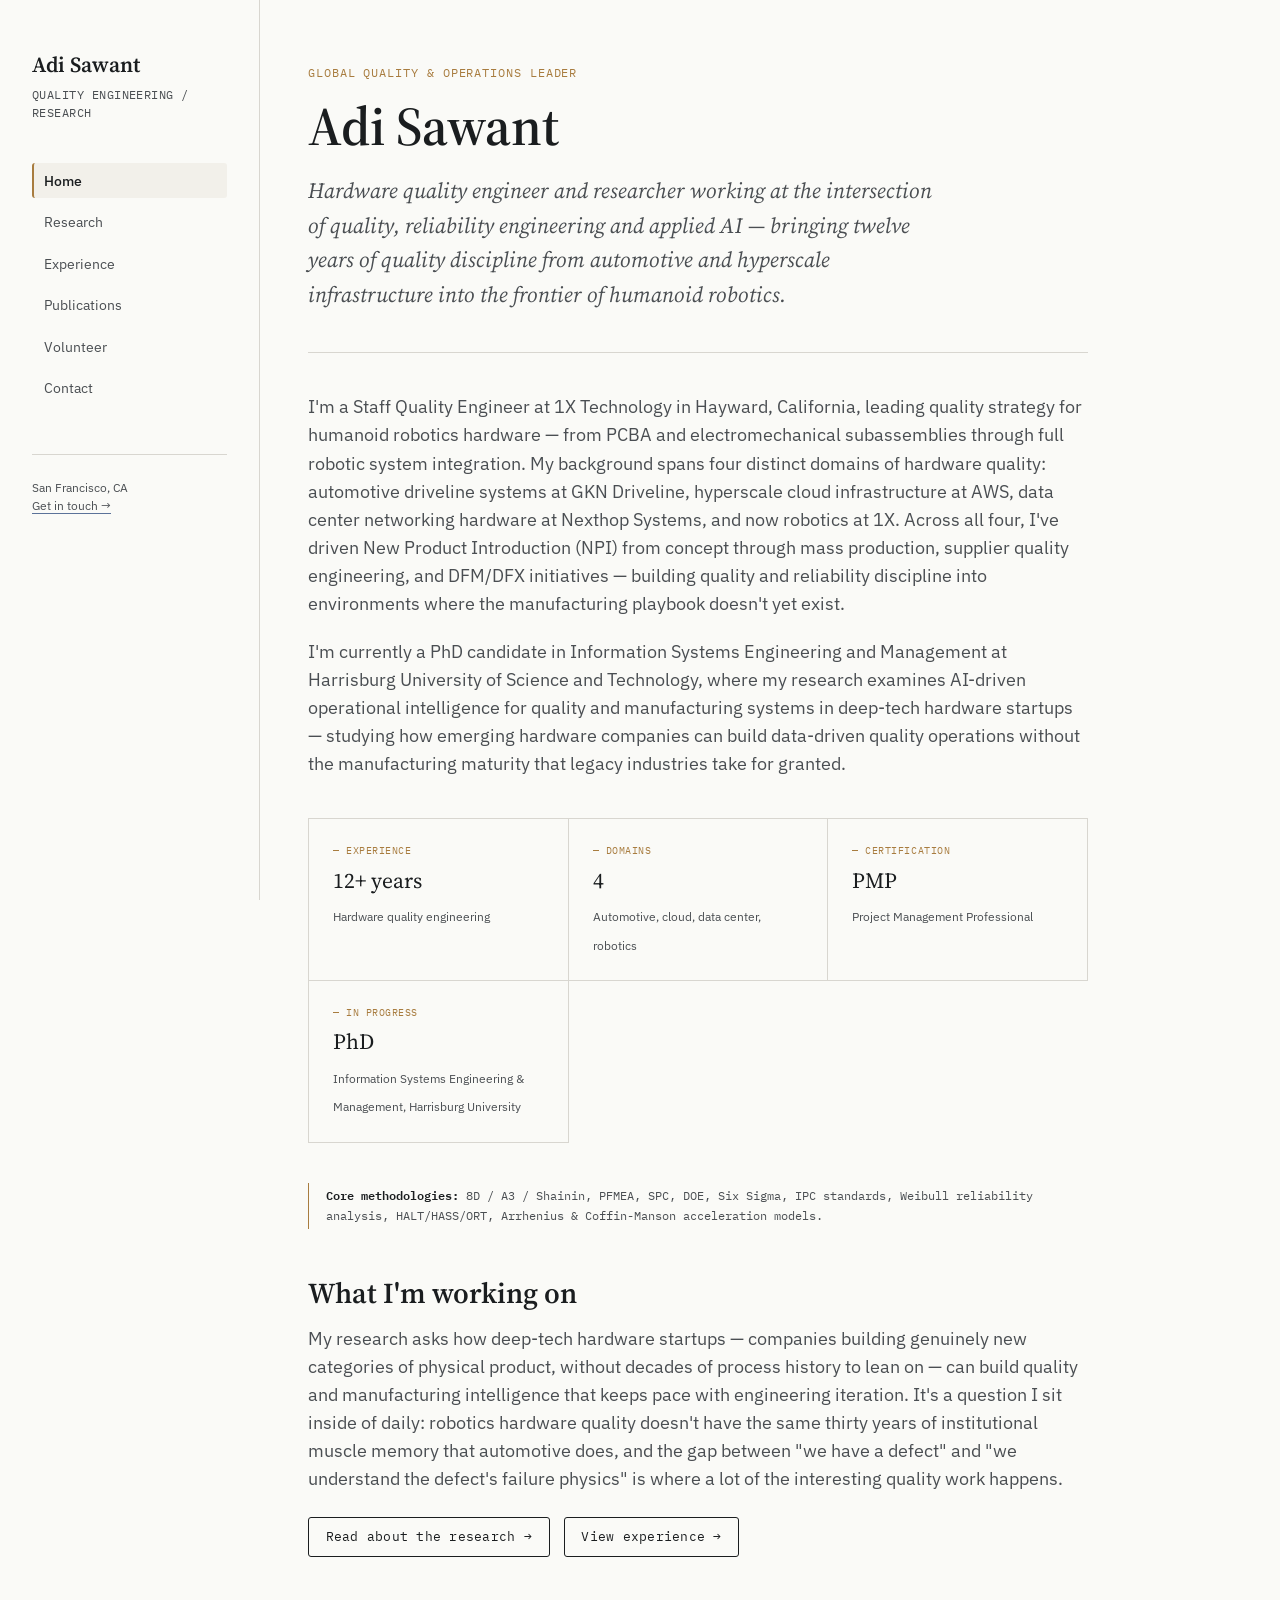
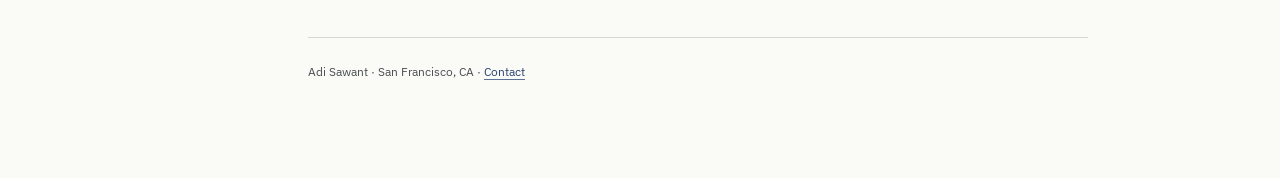
<file: index.html>
<!DOCTYPE html>
<html lang="en">
<head>
<meta charset="UTF-8">
<meta name="viewport" content="width=device-width, initial-scale=1.0">
<title>Adi Sawant — Quality Engineering &amp; Research</title>
<meta name="description" content="Adi Sawant — Global Quality &amp; Operations Leader and researcher working on AI-driven operational intelligence for quality and manufacturing systems in deep-tech hardware.">
<link rel="preconnect" href="https://fonts.googleapis.com">
<link href="https://fonts.googleapis.com/css2?family=Source+Serif+4:opsz,wght@8..60,400;8..60,600;8..60,700&family=IBM+Plex+Sans:wght@400;500;600&family=IBM+Plex+Mono:wght@400;500&display=swap" rel="stylesheet">
<link rel="stylesheet" href="styles.css">
</head>
<body>
<div class="layout">

  <nav class="nav-rail">
    <button class="nav-toggle" aria-expanded="false" aria-controls="nav-list" onclick="const l=document.getElementById('nav-list'); const open=l.classList.toggle('open'); this.setAttribute('aria-expanded', open);">☰ Menu</button>
    <div class="nav-brand">Adi Sawant</div>
    <span class="nav-tagline">Quality Engineering / Research</span>
    <ul class="nav-list" id="nav-list">
      <li><a href="index.html" class="active">Home</a></li>
      <li><a href="research.html">Research</a></li>
      <li><a href="experience.html">Experience</a></li>
      <li><a href="publications.html">Publications</a></li>
      <li><a href="volunteer.html">Volunteer</a></li>
      <li><a href="contact.html">Contact</a></li>
    </ul>
    <div class="nav-footer">
      San Francisco, CA<br>
      <a href="contact.html">Get in touch →</a>
    </div>
  </nav>

  <main>
    <div class="content">
      <span class="eyebrow">Global Quality &amp; Operations Leader</span>
      <h1 class="page-title">Adi Sawant</h1>
      <p class="lede">Hardware quality engineer and researcher working at the intersection of quality, reliability engineering and applied AI — bringing twelve years of quality discipline from automotive and hyperscale infrastructure into the frontier of humanoid robotics.</p>

      <hr class="rule">

      <p>I'm a Staff Quality Engineer at 1X Technology in Hayward, California, leading quality strategy for humanoid robotics hardware — from PCBA and electromechanical subassemblies through full robotic system integration. My background spans four distinct domains of hardware quality: automotive driveline systems at GKN Driveline, hyperscale cloud infrastructure at AWS, data center networking hardware at Nexthop Systems, and now robotics at 1X. Across all four, I've driven New Product Introduction (NPI) from concept through mass production, supplier quality engineering, and DFM/DFX initiatives — building quality and reliability discipline into environments where the manufacturing playbook doesn't yet exist.</p>

      <p>I'm currently a PhD candidate in Information Systems Engineering and Management at Harrisburg University of Science and Technology, where my research examines AI-driven operational intelligence for quality and manufacturing systems in deep-tech hardware startups — studying how emerging hardware companies can build data-driven quality operations without the manufacturing maturity that legacy industries take for granted.</p>

      <div class="credential-grid">
        <div class="credential">
          <span class="tick">— EXPERIENCE</span>
          <span class="value">12+ years</span>
          <span class="label">Hardware quality engineering</span>
        </div>
        <div class="credential">
          <span class="tick">— DOMAINS</span>
          <span class="value">4</span>
          <span class="label">Automotive, cloud, data center, robotics</span>
        </div>
        <div class="credential">
          <span class="tick">— CERTIFICATION</span>
          <span class="value">PMP</span>
          <span class="label">Project Management Professional</span>
        </div>
        <div class="credential">
          <span class="tick">— IN PROGRESS</span>
          <span class="value">PhD</span>
          <span class="label">Information Systems Engineering &amp; Management, Harrisburg University</span>
        </div>
      </div>

      <div class="spec-note">
        <strong>Core methodologies:</strong> 8D / A3 / Shainin, PFMEA, SPC, DOE, Six Sigma, IPC standards, Weibull reliability analysis, HALT/HASS/ORT, Arrhenius &amp; Coffin-Manson acceleration models.
      </div>

      <h2 class="section-title">What I'm working on</h2>
      <p>My research asks how deep-tech hardware startups — companies building genuinely new categories of physical product, without decades of process history to lean on — can build quality and manufacturing intelligence that keeps pace with engineering iteration. It's a question I sit inside of daily: robotics hardware quality doesn't have the same thirty years of institutional muscle memory that automotive does, and the gap between "we have a defect" and "we understand the defect's failure physics" is where a lot of the interesting quality work happens.</p>

      <div class="btn-row">
        <a href="research.html" class="btn">Read about the research →</a>
        <a href="experience.html" class="btn">View experience →</a>
      </div>

      <div class="page-footer">
        Adi Sawant · San Francisco, CA · <a href="contact.html">Contact</a>
      </div>
    </div>
  </main>

</div>
</body>
</html>
</file>
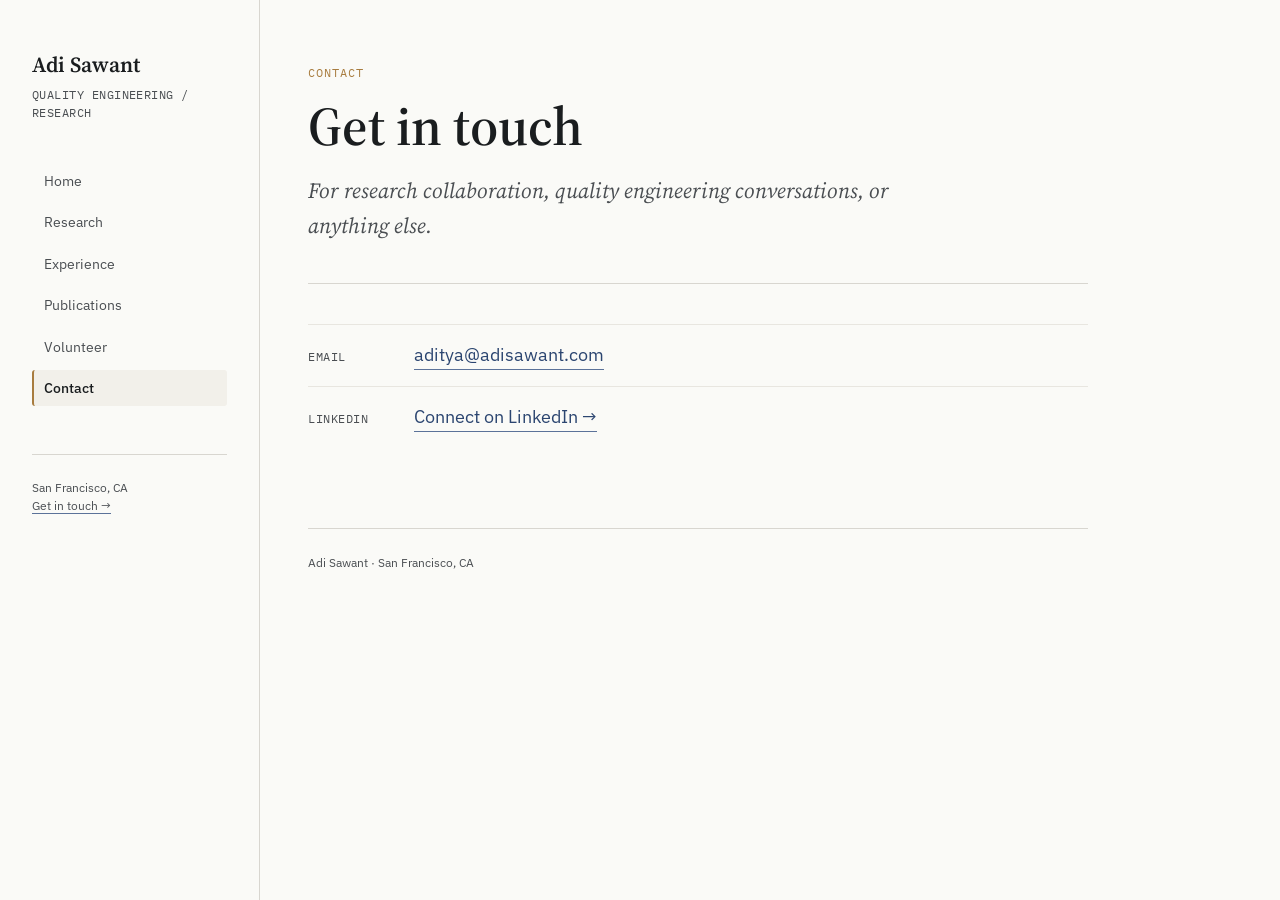
<file: contact.html>
<!DOCTYPE html>
<html lang="en">
<head>
<meta charset="UTF-8">
<meta name="viewport" content="width=device-width, initial-scale=1.0">
<title>Contact — Adi Sawant</title>
<meta name="description" content="Get in touch with Adi Sawant.">
<link rel="preconnect" href="https://fonts.googleapis.com">
<link href="https://fonts.googleapis.com/css2?family=Source+Serif+4:opsz,wght@8..60,400;8..60,600;8..60,700&family=IBM+Plex+Sans:wght@400;500;600&family=IBM+Plex+Mono:wght@400;500&display=swap" rel="stylesheet">
<link rel="stylesheet" href="styles.css">
</head>
<body>
<div class="layout">

  <nav class="nav-rail">
    <button class="nav-toggle" aria-expanded="false" aria-controls="nav-list" onclick="const l=document.getElementById('nav-list'); const open=l.classList.toggle('open'); this.setAttribute('aria-expanded', open);">☰ Menu</button>
    <div class="nav-brand">Adi Sawant</div>
    <span class="nav-tagline">Quality Engineering / Research</span>
    <ul class="nav-list" id="nav-list">
      <li><a href="index.html">Home</a></li>
      <li><a href="research.html">Research</a></li>
      <li><a href="experience.html">Experience</a></li>
      <li><a href="publications.html">Publications</a></li>
      <li><a href="volunteer.html">Volunteer</a></li>
      <li><a href="contact.html" class="active">Contact</a></li>
    </ul>
    <div class="nav-footer">
      San Francisco, CA<br>
      <a href="contact.html">Get in touch →</a>
    </div>
  </nav>

  <main>
    <div class="content">
      <span class="eyebrow">Contact</span>
      <h1 class="page-title">Get in touch</h1>
      <p class="lede">For research collaboration, quality engineering conversations, or anything else.</p>

      <hr class="rule">

      <ul class="contact-list">
        <li>
          <span class="contact-label">Email</span>
          <a href="mailto:aditya@adisawant.com">aditya@adisawant.com</a>
        </li>
        <li>
          <span class="contact-label">LinkedIn</span>
          <a href="https://www.linkedin.com/in/adityadsawant/" target="_blank" rel="noopener">Connect on LinkedIn →</a>
        </li>
      </ul>

      <div class="page-footer">
        Adi Sawant · San Francisco, CA
      </div>
    </div>
  </main>

</div>
</body>
</html>
</file>
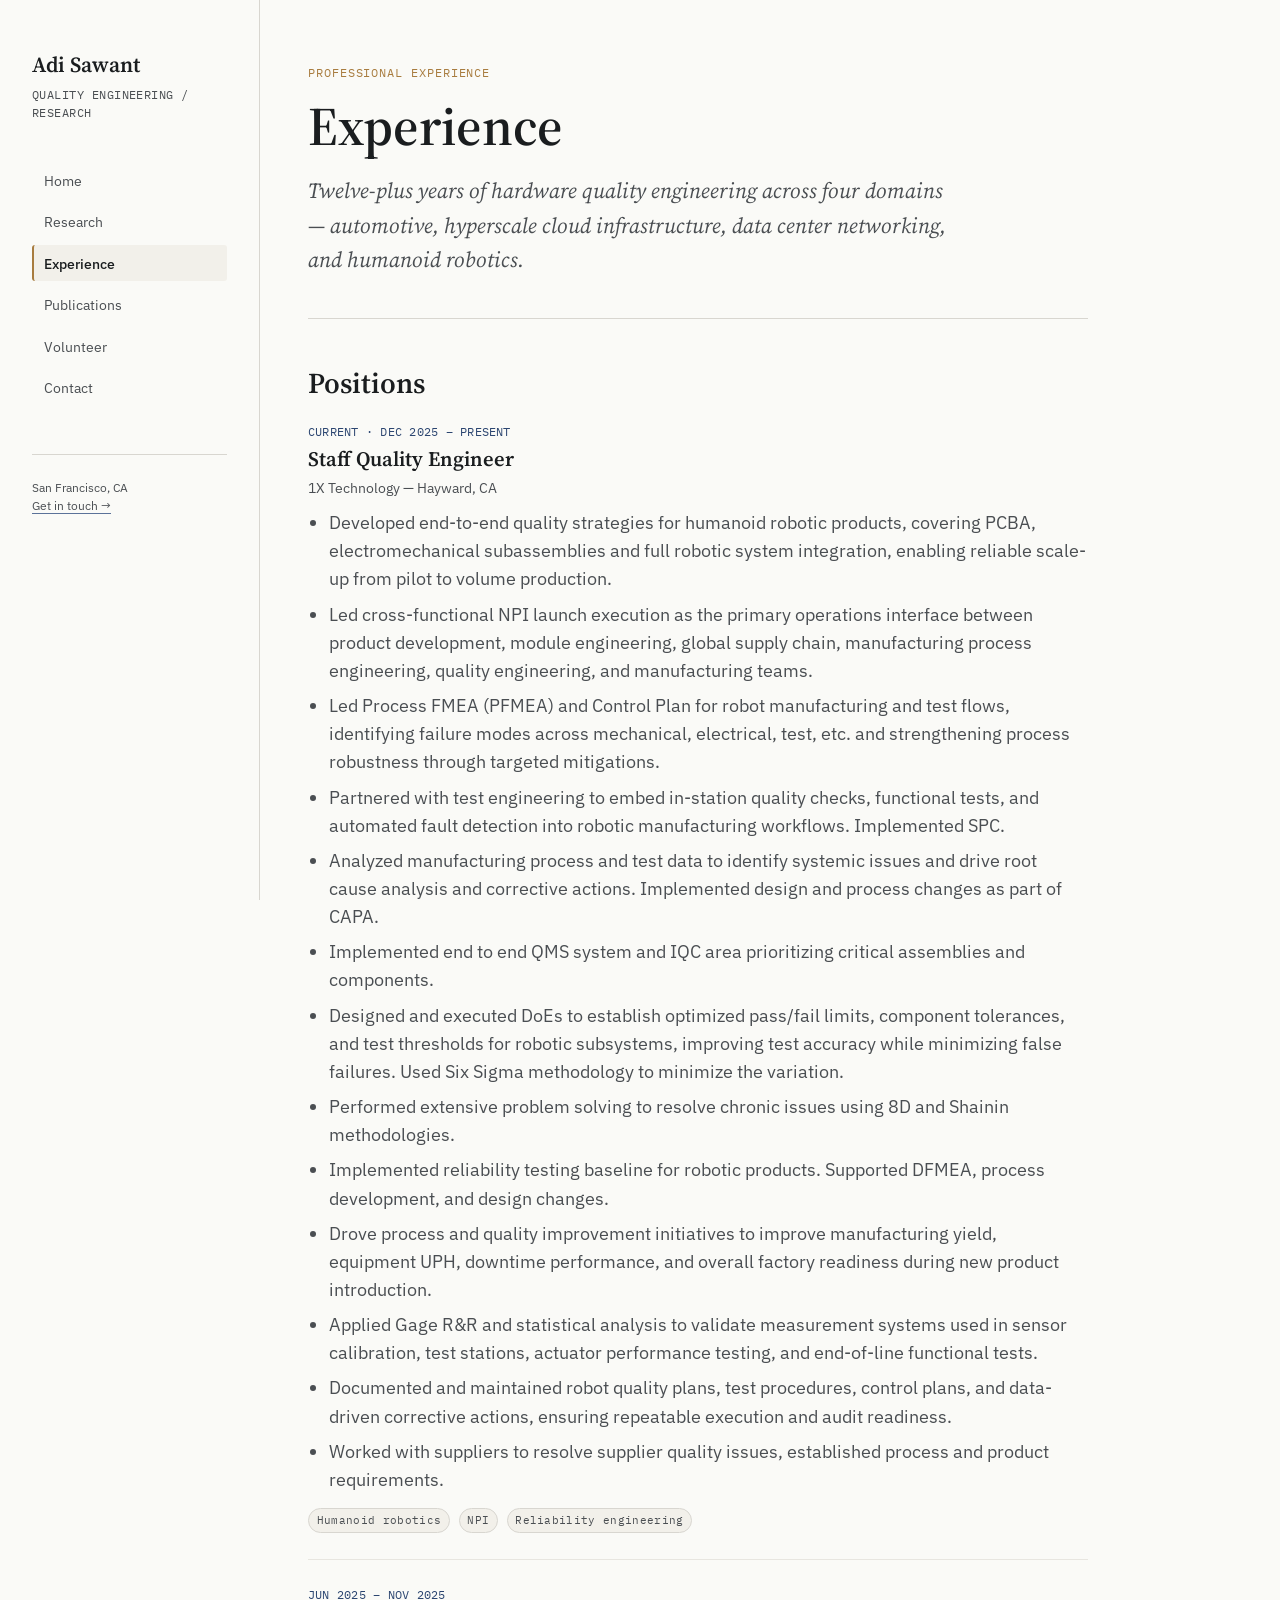
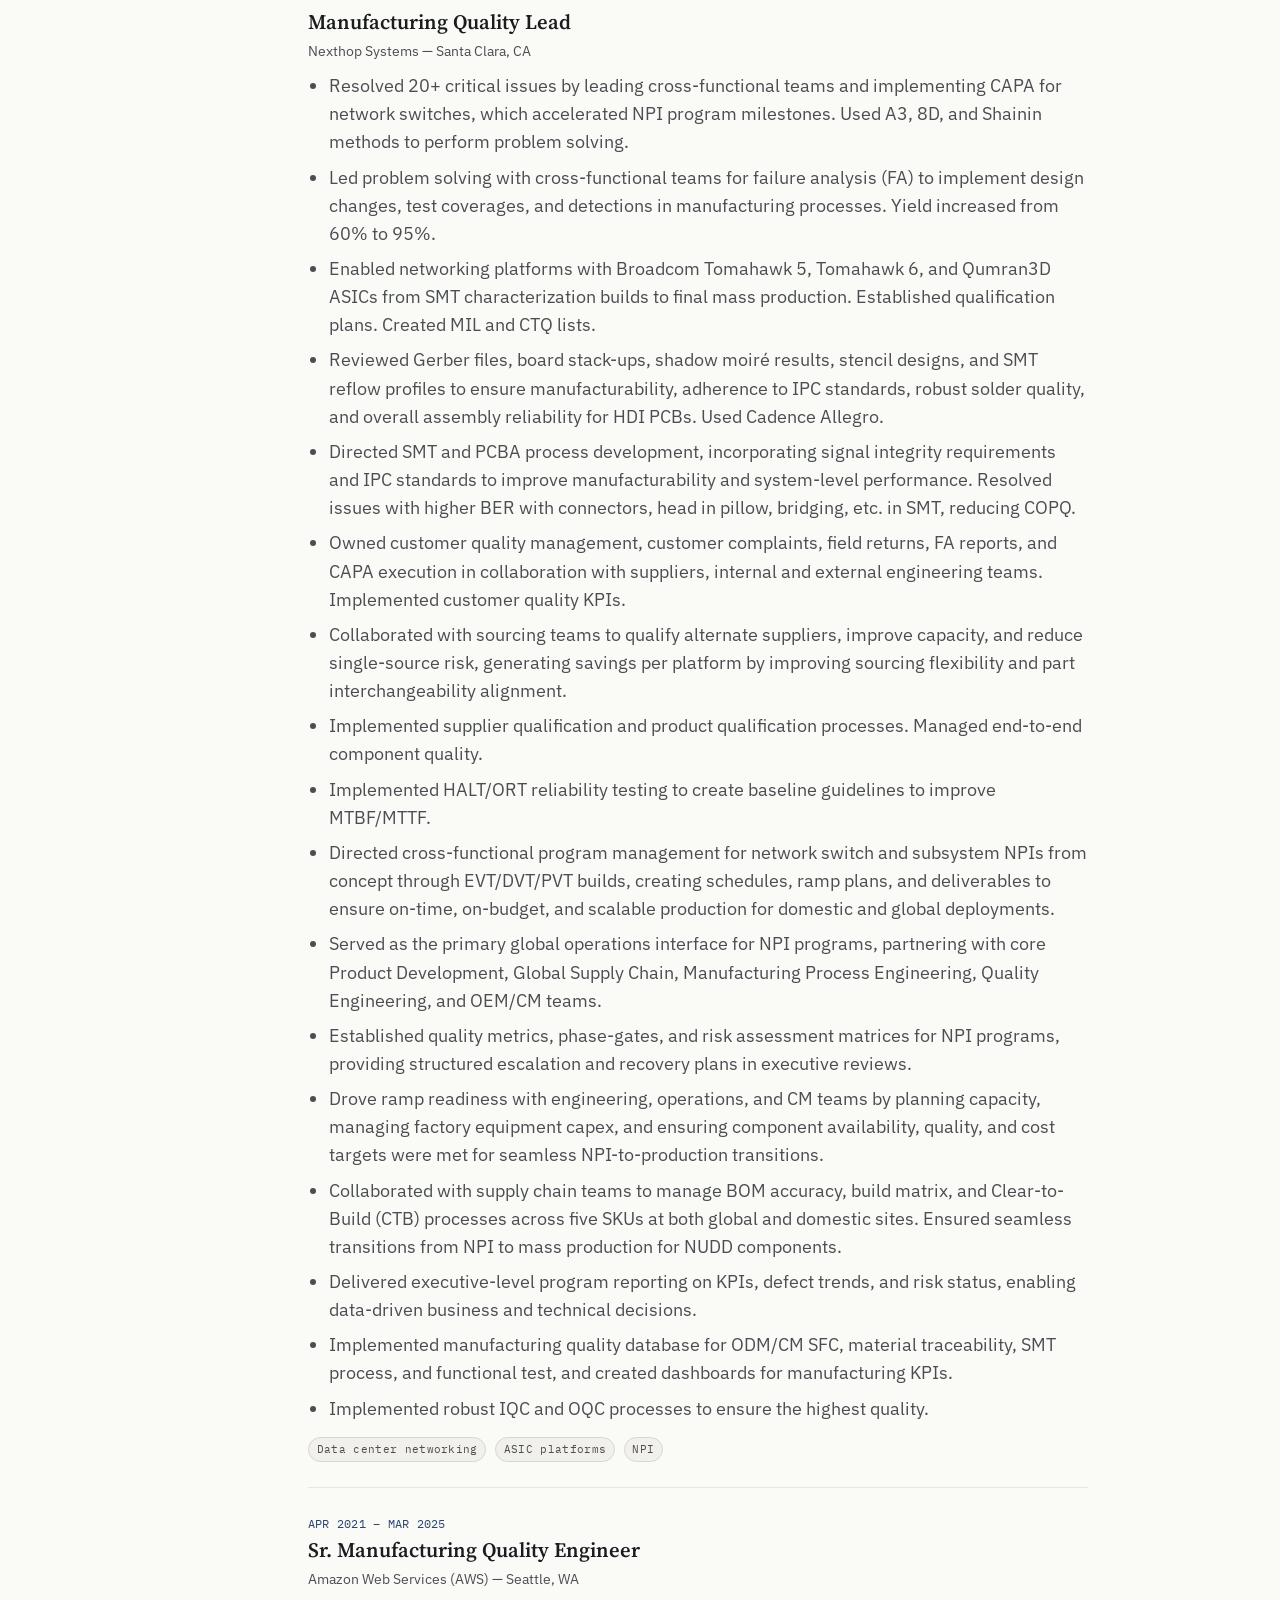
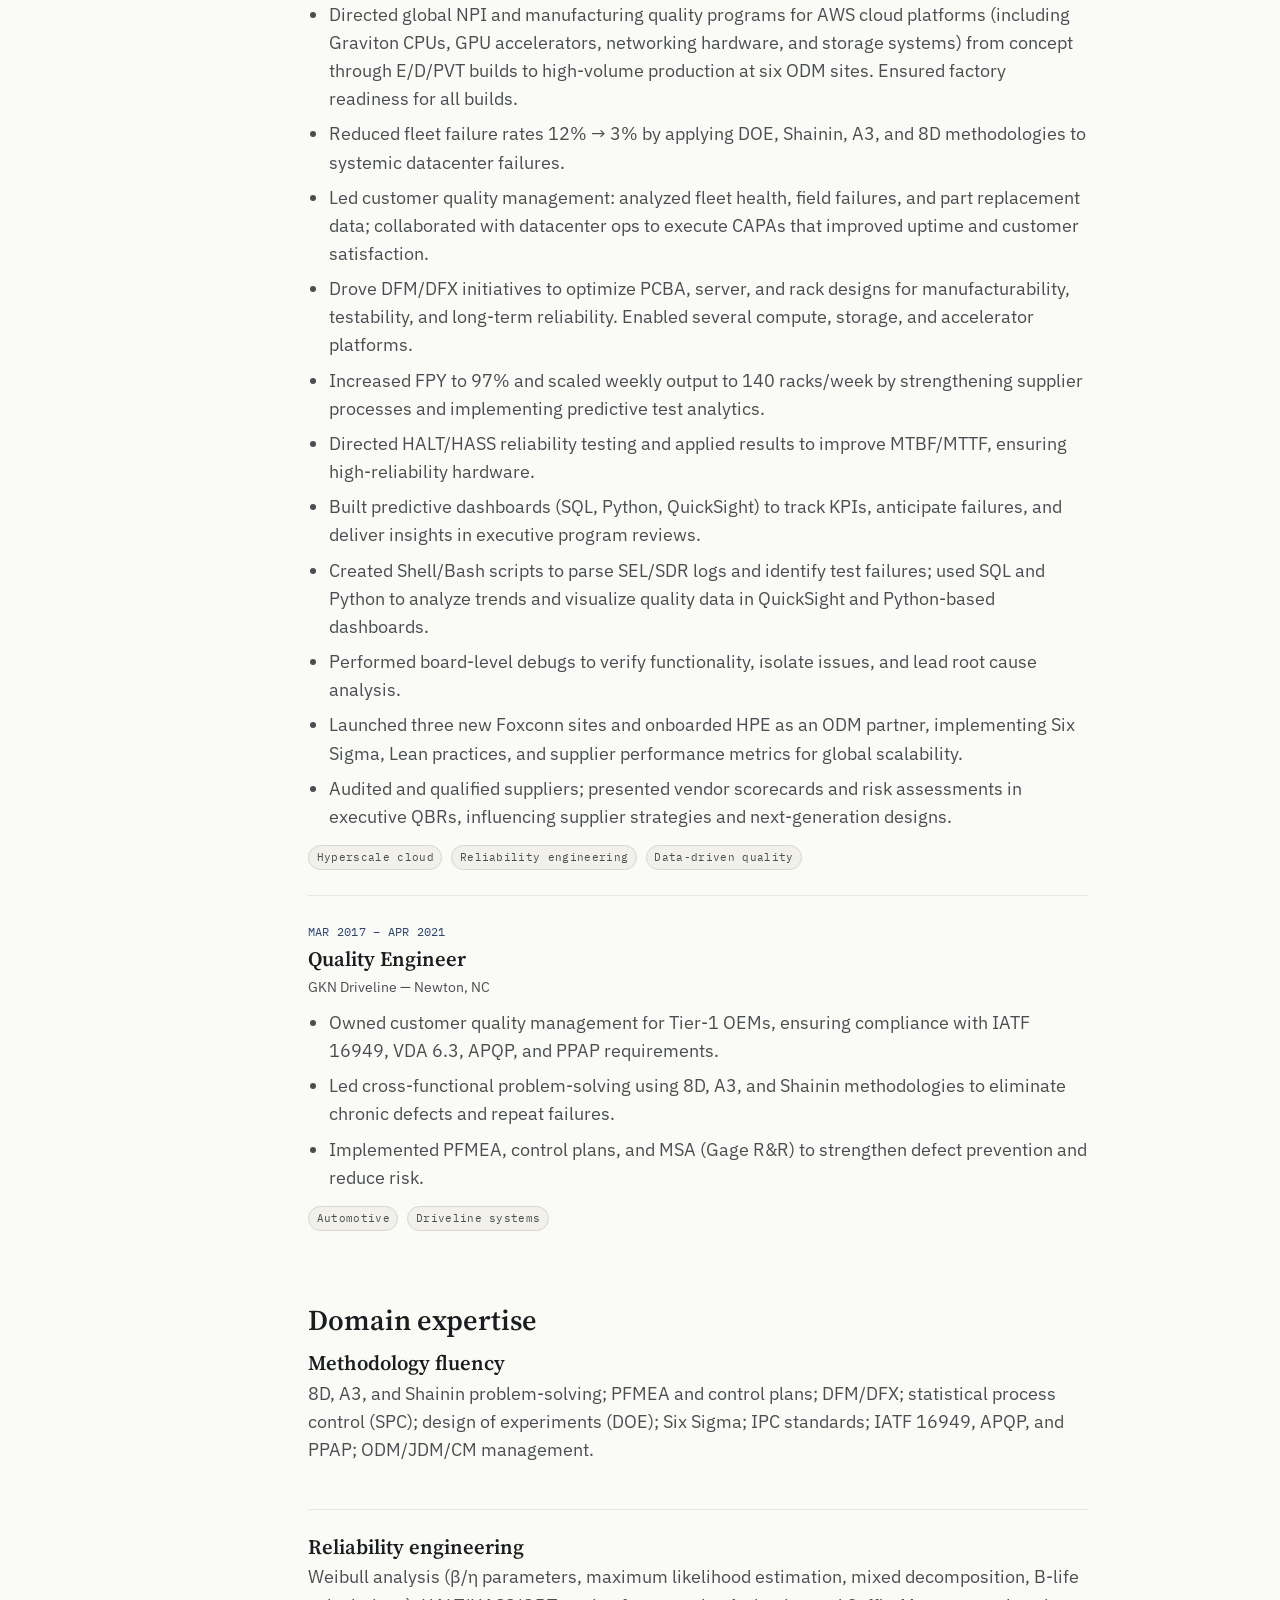
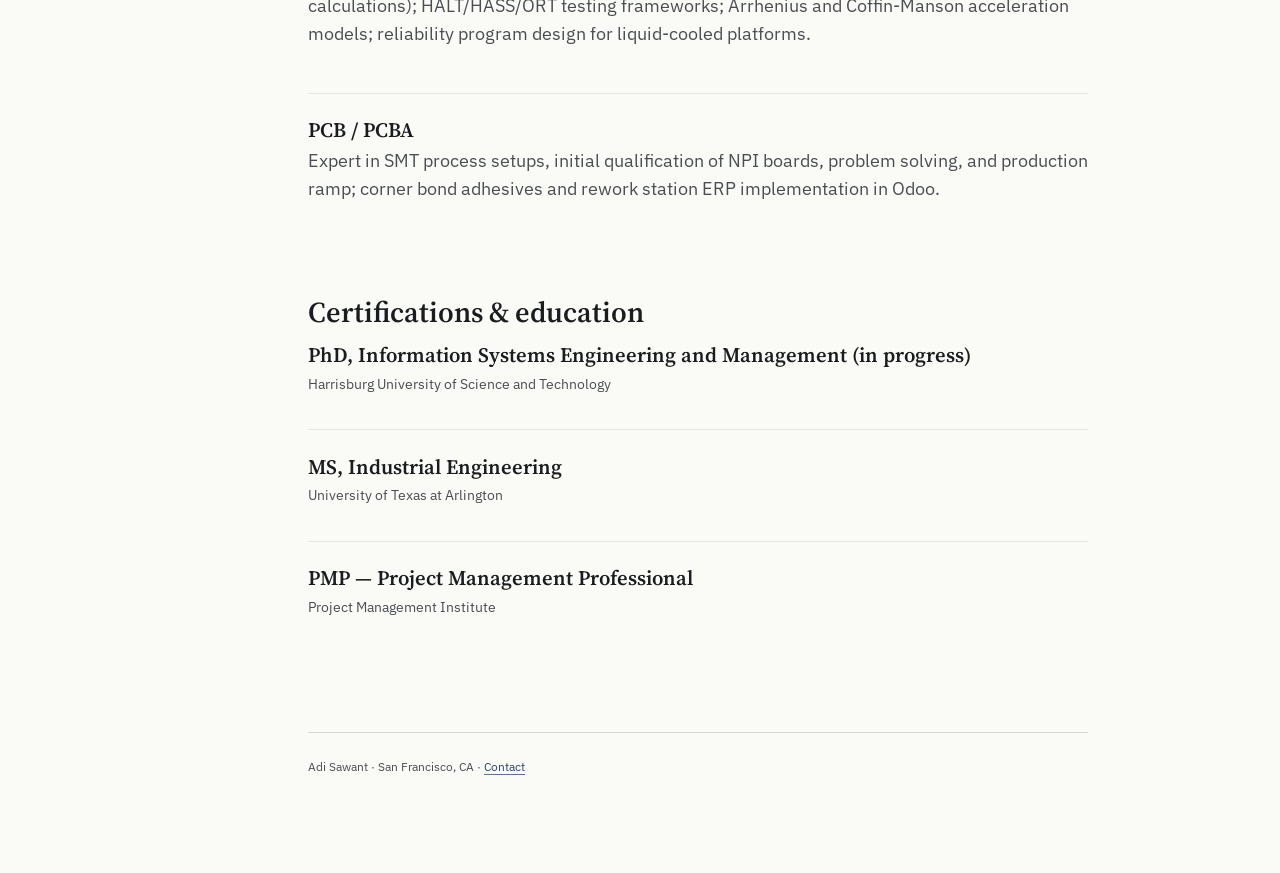
<file: experience.html>
<!DOCTYPE html>
<html lang="en">
<head>
<meta charset="UTF-8">
<meta name="viewport" content="width=device-width, initial-scale=1.0">
<title>Experience — Adi Sawant</title>
<meta name="description" content="Professional experience — hardware quality engineering across automotive, hyperscale cloud, data center networking, and robotics.">
<link rel="preconnect" href="https://fonts.googleapis.com">
<link href="https://fonts.googleapis.com/css2?family=Source+Serif+4:opsz,wght@8..60,400;8..60,600;8..60,700&family=IBM+Plex+Sans:wght@400;500;600&family=IBM+Plex+Mono:wght@400;500&display=swap" rel="stylesheet">
<link rel="stylesheet" href="styles.css">
</head>
<body>
<div class="layout">

  <nav class="nav-rail">
    <button class="nav-toggle" aria-expanded="false" aria-controls="nav-list" onclick="const l=document.getElementById('nav-list'); const open=l.classList.toggle('open'); this.setAttribute('aria-expanded', open);">☰ Menu</button>
    <div class="nav-brand">Adi Sawant</div>
    <span class="nav-tagline">Quality Engineering / Research</span>
    <ul class="nav-list" id="nav-list">
      <li><a href="index.html">Home</a></li>
      <li><a href="research.html">Research</a></li>
      <li><a href="experience.html" class="active">Experience</a></li>
      <li><a href="publications.html">Publications</a></li>
      <li><a href="volunteer.html">Volunteer</a></li>
      <li><a href="contact.html">Contact</a></li>
    </ul>
    <div class="nav-footer">
      San Francisco, CA<br>
      <a href="contact.html">Get in touch →</a>
    </div>
  </nav>

  <main>
    <div class="content">
      <span class="eyebrow">Professional Experience</span>
      <h1 class="page-title">Experience</h1>
      <p class="lede">Twelve-plus years of hardware quality engineering across four domains — automotive, hyperscale cloud infrastructure, data center networking, and humanoid robotics.</p>

      <hr class="rule">

      <h2 class="section-title">Positions</h2>

      <div class="entry">
        <span class="entry-meta">CURRENT · DEC 2025 – PRESENT</span>
        <h3>Staff Quality Engineer</h3>
        <span class="entry-org">1X Technology — Hayward, CA</span>
        <ul>
          <li>Developed end-to-end quality strategies for humanoid robotic products, covering PCBA, electromechanical subassemblies and full robotic system integration, enabling reliable scale-up from pilot to volume production.</li>
          <li>Led cross-functional NPI launch execution as the primary operations interface between product development, module engineering, global supply chain, manufacturing process engineering, quality engineering, and manufacturing teams.</li>
          <li>Led Process FMEA (PFMEA) and Control Plan for robot manufacturing and test flows, identifying failure modes across mechanical, electrical, test, etc. and strengthening process robustness through targeted mitigations.</li>
          <li>Partnered with test engineering to embed in-station quality checks, functional tests, and automated fault detection into robotic manufacturing workflows. Implemented SPC.</li>
          <li>Analyzed manufacturing process and test data to identify systemic issues and drive root cause analysis and corrective actions. Implemented design and process changes as part of CAPA.</li>
          <li>Implemented end to end QMS system and IQC area prioritizing critical assemblies and components.</li>
          <li>Designed and executed DoEs to establish optimized pass/fail limits, component tolerances, and test thresholds for robotic subsystems, improving test accuracy while minimizing false failures. Used Six Sigma methodology to minimize the variation.</li>
          <li>Performed extensive problem solving to resolve chronic issues using 8D and Shainin methodologies.</li>
          <li>Implemented reliability testing baseline for robotic products. Supported DFMEA, process development, and design changes.</li>
          <li>Drove process and quality improvement initiatives to improve manufacturing yield, equipment UPH, downtime performance, and overall factory readiness during new product introduction.</li>
          <li>Applied Gage R&amp;R and statistical analysis to validate measurement systems used in sensor calibration, test stations, actuator performance testing, and end-of-line functional tests.</li>
          <li>Documented and maintained robot quality plans, test procedures, control plans, and data-driven corrective actions, ensuring repeatable execution and audit readiness.</li>
          <li>Worked with suppliers to resolve supplier quality issues, established process and product requirements.</li>
        </ul>
        <div class="tag-row">
          <span class="tag">Humanoid robotics</span>
          <span class="tag">NPI</span>
          <span class="tag">Reliability engineering</span>
        </div>
      </div>

      <div class="entry">
        <span class="entry-meta">JUN 2025 – NOV 2025</span>
        <h3>Manufacturing Quality Lead</h3>
        <span class="entry-org">Nexthop Systems — Santa Clara, CA</span>
        <ul>
          <li>Resolved 20+ critical issues by leading cross-functional teams and implementing CAPA for network switches, which accelerated NPI program milestones. Used A3, 8D, and Shainin methods to perform problem solving.</li>
          <li>Led problem solving with cross-functional teams for failure analysis (FA) to implement design changes, test coverages, and detections in manufacturing processes. Yield increased from 60% to 95%.</li>
          <li>Enabled networking platforms with Broadcom Tomahawk 5, Tomahawk 6, and Qumran3D ASICs from SMT characterization builds to final mass production. Established qualification plans. Created MIL and CTQ lists.</li>
          <li>Reviewed Gerber files, board stack-ups, shadow moiré results, stencil designs, and SMT reflow profiles to ensure manufacturability, adherence to IPC standards, robust solder quality, and overall assembly reliability for HDI PCBs. Used Cadence Allegro.</li>
          <li>Directed SMT and PCBA process development, incorporating signal integrity requirements and IPC standards to improve manufacturability and system-level performance. Resolved issues with higher BER with connectors, head in pillow, bridging, etc. in SMT, reducing COPQ.</li>
          <li>Owned customer quality management, customer complaints, field returns, FA reports, and CAPA execution in collaboration with suppliers, internal and external engineering teams. Implemented customer quality KPIs.</li>
          <li>Collaborated with sourcing teams to qualify alternate suppliers, improve capacity, and reduce single-source risk, generating savings per platform by improving sourcing flexibility and part interchangeability alignment.</li>
          <li>Implemented supplier qualification and product qualification processes. Managed end-to-end component quality.</li>
          <li>Implemented HALT/ORT reliability testing to create baseline guidelines to improve MTBF/MTTF.</li>
          <li>Directed cross-functional program management for network switch and subsystem NPIs from concept through EVT/DVT/PVT builds, creating schedules, ramp plans, and deliverables to ensure on-time, on-budget, and scalable production for domestic and global deployments.</li>
          <li>Served as the primary global operations interface for NPI programs, partnering with core Product Development, Global Supply Chain, Manufacturing Process Engineering, Quality Engineering, and OEM/CM teams.</li>
          <li>Established quality metrics, phase-gates, and risk assessment matrices for NPI programs, providing structured escalation and recovery plans in executive reviews.</li>
          <li>Drove ramp readiness with engineering, operations, and CM teams by planning capacity, managing factory equipment capex, and ensuring component availability, quality, and cost targets were met for seamless NPI-to-production transitions.</li>
          <li>Collaborated with supply chain teams to manage BOM accuracy, build matrix, and Clear-to-Build (CTB) processes across five SKUs at both global and domestic sites. Ensured seamless transitions from NPI to mass production for NUDD components.</li>
          <li>Delivered executive-level program reporting on KPIs, defect trends, and risk status, enabling data-driven business and technical decisions.</li>
          <li>Implemented manufacturing quality database for ODM/CM SFC, material traceability, SMT process, and functional test, and created dashboards for manufacturing KPIs.</li>
          <li>Implemented robust IQC and OQC processes to ensure the highest quality.</li>
        </ul>
        <div class="tag-row">
          <span class="tag">Data center networking</span>
          <span class="tag">ASIC platforms</span>
          <span class="tag">NPI</span>
        </div>
      </div>

      <div class="entry">
        <span class="entry-meta">APR 2021 – MAR 2025</span>
        <h3>Sr. Manufacturing Quality Engineer</h3>
        <span class="entry-org">Amazon Web Services (AWS) — Seattle, WA</span>
        <ul>
          <li>Directed global NPI and manufacturing quality programs for AWS cloud platforms (including Graviton CPUs, GPU accelerators, networking hardware, and storage systems) from concept through E/D/PVT builds to high-volume production at six ODM sites. Ensured factory readiness for all builds.</li>
          <li>Reduced fleet failure rates 12% → 3% by applying DOE, Shainin, A3, and 8D methodologies to systemic datacenter failures.</li>
          <li>Led customer quality management: analyzed fleet health, field failures, and part replacement data; collaborated with datacenter ops to execute CAPAs that improved uptime and customer satisfaction.</li>
          <li>Drove DFM/DFX initiatives to optimize PCBA, server, and rack designs for manufacturability, testability, and long-term reliability. Enabled several compute, storage, and accelerator platforms.</li>
          <li>Increased FPY to 97% and scaled weekly output to 140 racks/week by strengthening supplier processes and implementing predictive test analytics.</li>
          <li>Directed HALT/HASS reliability testing and applied results to improve MTBF/MTTF, ensuring high-reliability hardware.</li>
          <li>Built predictive dashboards (SQL, Python, QuickSight) to track KPIs, anticipate failures, and deliver insights in executive program reviews.</li>
          <li>Created Shell/Bash scripts to parse SEL/SDR logs and identify test failures; used SQL and Python to analyze trends and visualize quality data in QuickSight and Python-based dashboards.</li>
          <li>Performed board-level debugs to verify functionality, isolate issues, and lead root cause analysis.</li>
          <li>Launched three new Foxconn sites and onboarded HPE as an ODM partner, implementing Six Sigma, Lean practices, and supplier performance metrics for global scalability.</li>
          <li>Audited and qualified suppliers; presented vendor scorecards and risk assessments in executive QBRs, influencing supplier strategies and next-generation designs.</li>
        </ul>
        <div class="tag-row">
          <span class="tag">Hyperscale cloud</span>
          <span class="tag">Reliability engineering</span>
          <span class="tag">Data-driven quality</span>
        </div>
      </div>

      <div class="entry">
        <span class="entry-meta">MAR 2017 – APR 2021</span>
        <h3>Quality Engineer</h3>
        <span class="entry-org">GKN Driveline — Newton, NC</span>
        <ul>
          <li>Owned customer quality management for Tier-1 OEMs, ensuring compliance with IATF 16949, VDA 6.3, APQP, and PPAP requirements.</li>
          <li>Led cross-functional problem-solving using 8D, A3, and Shainin methodologies to eliminate chronic defects and repeat failures.</li>
          <li>Implemented PFMEA, control plans, and MSA (Gage R&amp;R) to strengthen defect prevention and reduce risk.</li>
        </ul>
        <div class="tag-row">
          <span class="tag">Automotive</span>
          <span class="tag">Driveline systems</span>
        </div>
      </div>

      <h2 class="section-title">Domain expertise</h2>
      <div class="entry" style="border-top:none; padding-top:0;">
        <h3>Methodology fluency</h3>
        <p>8D, A3, and Shainin problem-solving; PFMEA and control plans; DFM/DFX; statistical process control (SPC); design of experiments (DOE); Six Sigma; IPC standards; IATF 16949, APQP, and PPAP; ODM/JDM/CM management.</p>
      </div>
      <div class="entry">
        <h3>Reliability engineering</h3>
        <p>Weibull analysis (β/η parameters, maximum likelihood estimation, mixed decomposition, B-life calculations); HALT/HASS/ORT testing frameworks; Arrhenius and Coffin-Manson acceleration models; reliability program design for liquid-cooled platforms.</p>
      </div>
      <div class="entry">
        <h3>PCB / PCBA</h3>
        <p>Expert in SMT process setups, initial qualification of NPI boards, problem solving, and production ramp; corner bond adhesives and rework station ERP implementation in Odoo.</p>
      </div>

      <h2 class="section-title">Certifications &amp; education</h2>
      <div class="entry" style="border-top:none; padding-top:0;">
        <h3>PhD, Information Systems Engineering and Management (in progress)</h3>
        <span class="entry-org">Harrisburg University of Science and Technology</span>
      </div>
      <div class="entry">
        <h3>MS, Industrial Engineering</h3>
        <span class="entry-org">University of Texas at Arlington</span>
      </div>
      <div class="entry">
        <h3>PMP — Project Management Professional</h3>
        <span class="entry-org">Project Management Institute</span>
      </div>

      <div class="page-footer">
        Adi Sawant · San Francisco, CA · <a href="contact.html">Contact</a>
      </div>
    </div>
  </main>

</div>
</body>
</html>
</file>
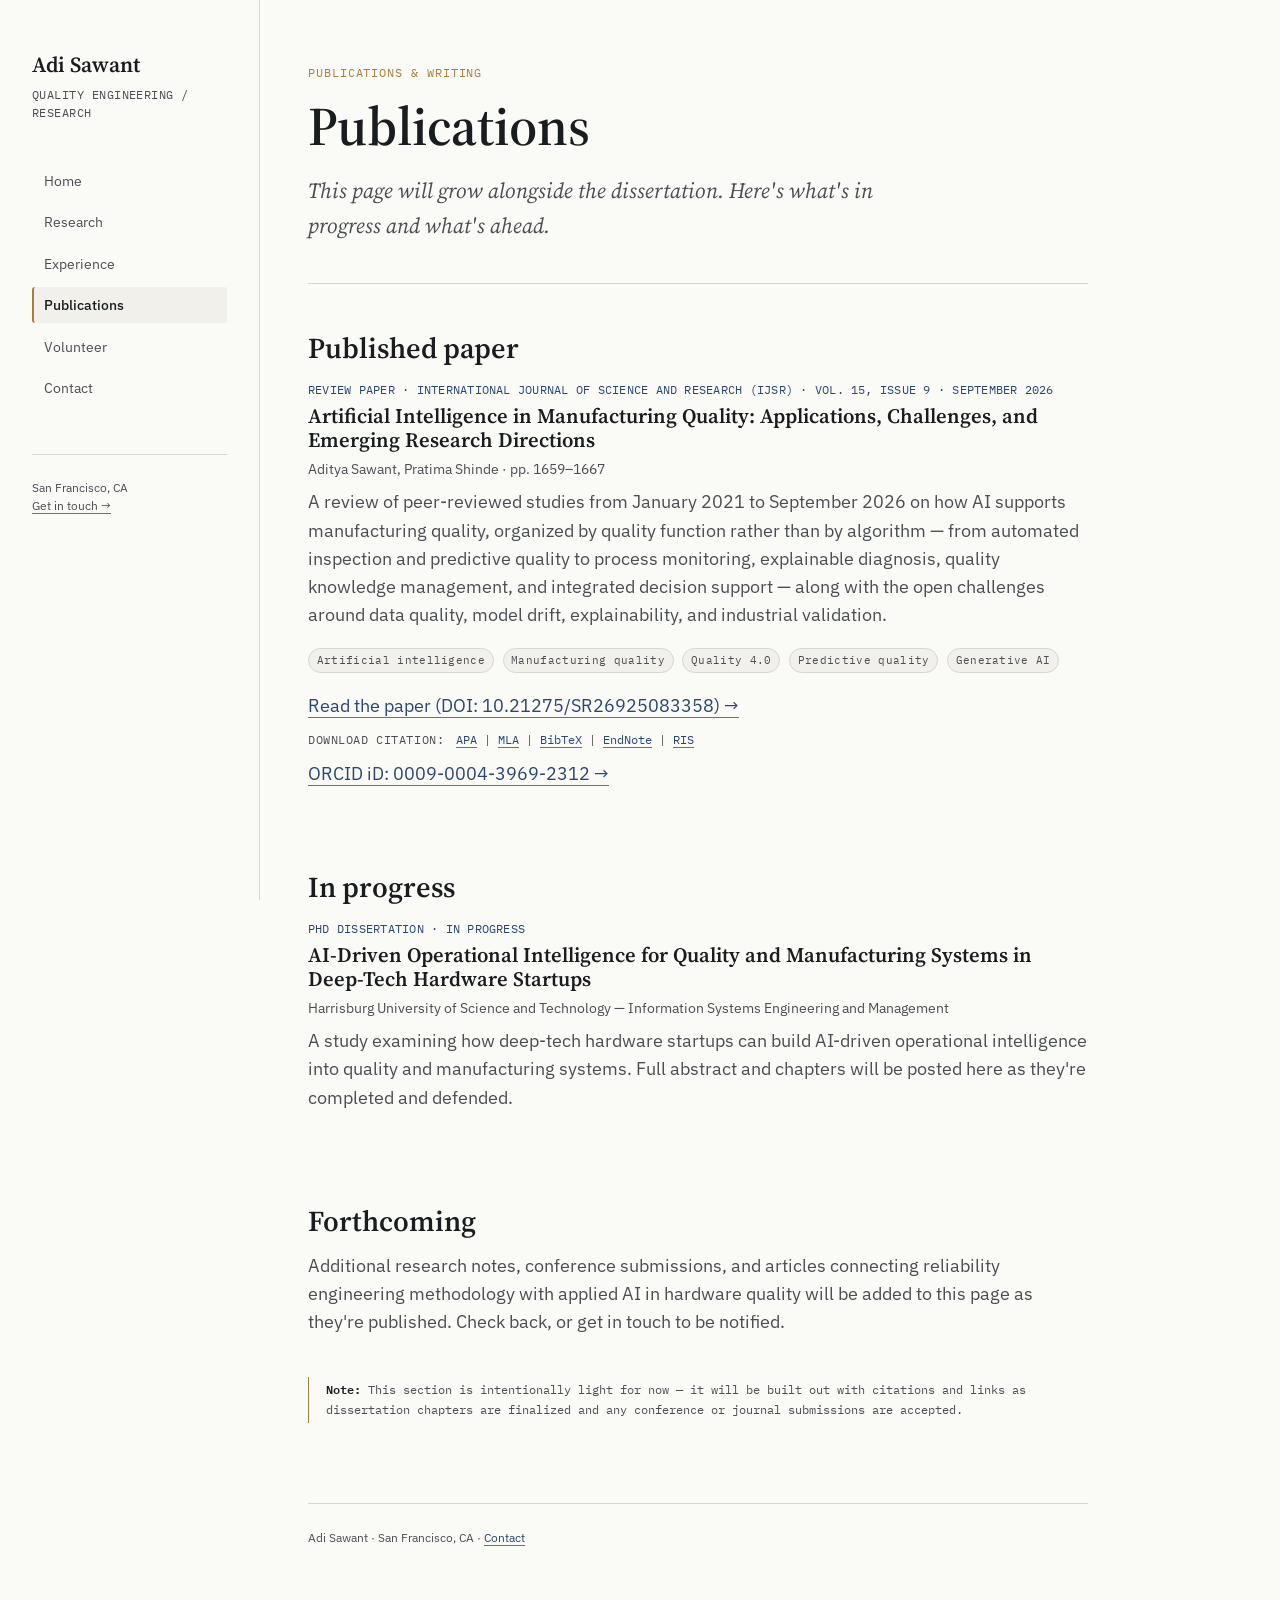
<file: publications.html>
<!DOCTYPE html>
<html lang="en">
<head>
<meta charset="UTF-8">
<meta name="viewport" content="width=device-width, initial-scale=1.0">
<title>Publications &amp; Writing — Adi Sawant</title>
<meta name="description" content="Publications and writing — doctoral research in progress and forthcoming research output.">
<link rel="preconnect" href="https://fonts.googleapis.com">
<link href="https://fonts.googleapis.com/css2?family=Source+Serif+4:opsz,wght@8..60,400;8..60,600;8..60,700&family=IBM+Plex+Sans:wght@400;500;600&family=IBM+Plex+Mono:wght@400;500&display=swap" rel="stylesheet">
<link rel="stylesheet" href="styles.css">
</head>
<body>
<div class="layout">

  <nav class="nav-rail">
    <button class="nav-toggle" aria-expanded="false" aria-controls="nav-list" onclick="const l=document.getElementById('nav-list'); const open=l.classList.toggle('open'); this.setAttribute('aria-expanded', open);">☰ Menu</button>
    <div class="nav-brand">Adi Sawant</div>
    <span class="nav-tagline">Quality Engineering / Research</span>
    <ul class="nav-list" id="nav-list">
      <li><a href="index.html">Home</a></li>
      <li><a href="research.html">Research</a></li>
      <li><a href="experience.html">Experience</a></li>
      <li><a href="publications.html" class="active">Publications</a></li>
      <li><a href="volunteer.html">Volunteer</a></li>
      <li><a href="contact.html">Contact</a></li>
    </ul>
    <div class="nav-footer">
      San Francisco, CA<br>
      <a href="contact.html">Get in touch →</a>
    </div>
  </nav>

  <main>
    <div class="content">
      <span class="eyebrow">Publications &amp; Writing</span>
      <h1 class="page-title">Publications</h1>
      <p class="lede">This page will grow alongside the dissertation. Here's what's in progress and what's ahead.</p>

      <hr class="rule">

      <h2 class="section-title">Published paper</h2>
      <div class="entry" style="border-top:none; padding-top:0;">
        <span class="entry-meta">REVIEW PAPER · INTERNATIONAL JOURNAL OF SCIENCE AND RESEARCH (IJSR) · VOL. 15, ISSUE 9 · SEPTEMBER 2026</span>
        <h3>Artificial Intelligence in Manufacturing Quality: Applications, Challenges, and Emerging Research Directions</h3>
        <span class="entry-org">Aditya Sawant, Pratima Shinde · pp. 1659–1667</span>
        <p>A review of peer-reviewed studies from January 2021 to September 2026 on how AI supports manufacturing quality, organized by quality function rather than by algorithm — from automated inspection and predictive quality to process monitoring, explainable diagnosis, quality knowledge management, and integrated decision support — along with the open challenges around data quality, model drift, explainability, and industrial validation.</p>

        <div class="tag-row">
          <span class="tag">Artificial intelligence</span>
          <span class="tag">Manufacturing quality</span>
          <span class="tag">Quality 4.0</span>
          <span class="tag">Predictive quality</span>
          <span class="tag">Generative AI</span>
        </div>

        <ul class="paper-links">
          <li><a href="https://dx.doi.org/10.21275/SR26925083358" target="_blank" rel="noopener">Read the paper (DOI: 10.21275/SR26925083358) →</a></li>
          <li class="cite-row">
            <span class="cite-label">Download citation:</span>
            <a href="citations/sawant-shinde-2026-apa.txt" download>APA</a> |
            <a href="citations/sawant-shinde-2026-mla.txt" download>MLA</a> |
            <a href="citations/sawant-shinde-2026.bib" download>BibTeX</a> |
            <a href="citations/sawant-shinde-2026.enw" download>EndNote</a> |
            <a href="citations/sawant-shinde-2026.ris" download>RIS</a>
          </li>
          <li><a href="https://orcid.org/0009-0004-3969-2312" target="_blank" rel="noopener">ORCID iD: 0009-0004-3969-2312 →</a></li>
        </ul>
      </div>

      <h2 class="section-title">In progress</h2>
      <div class="entry" style="border-top:none; padding-top:0;">
        <span class="entry-meta">PHD DISSERTATION · IN PROGRESS</span>
        <h3>AI-Driven Operational Intelligence for Quality and Manufacturing Systems in Deep-Tech Hardware Startups</h3>
        <span class="entry-org">Harrisburg University of Science and Technology — Information Systems Engineering and Management</span>
        <p>A study examining how deep-tech hardware startups can build AI-driven operational intelligence into quality and manufacturing systems. Full abstract and chapters will be posted here as they're completed and defended.</p>
      </div>

      <h2 class="section-title">Forthcoming</h2>
      <p>Additional research notes, conference submissions, and articles connecting reliability engineering methodology with applied AI in hardware quality will be added to this page as they're published. Check back, or get in touch to be notified.</p>

      <div class="spec-note">
        <strong>Note:</strong> This section is intentionally light for now — it will be built out with citations and links as dissertation chapters are finalized and any conference or journal submissions are accepted.
      </div>

      <div class="page-footer">
        Adi Sawant · San Francisco, CA · <a href="contact.html">Contact</a>
      </div>
    </div>
  </main>

</div>
</body>
</html>
</file>
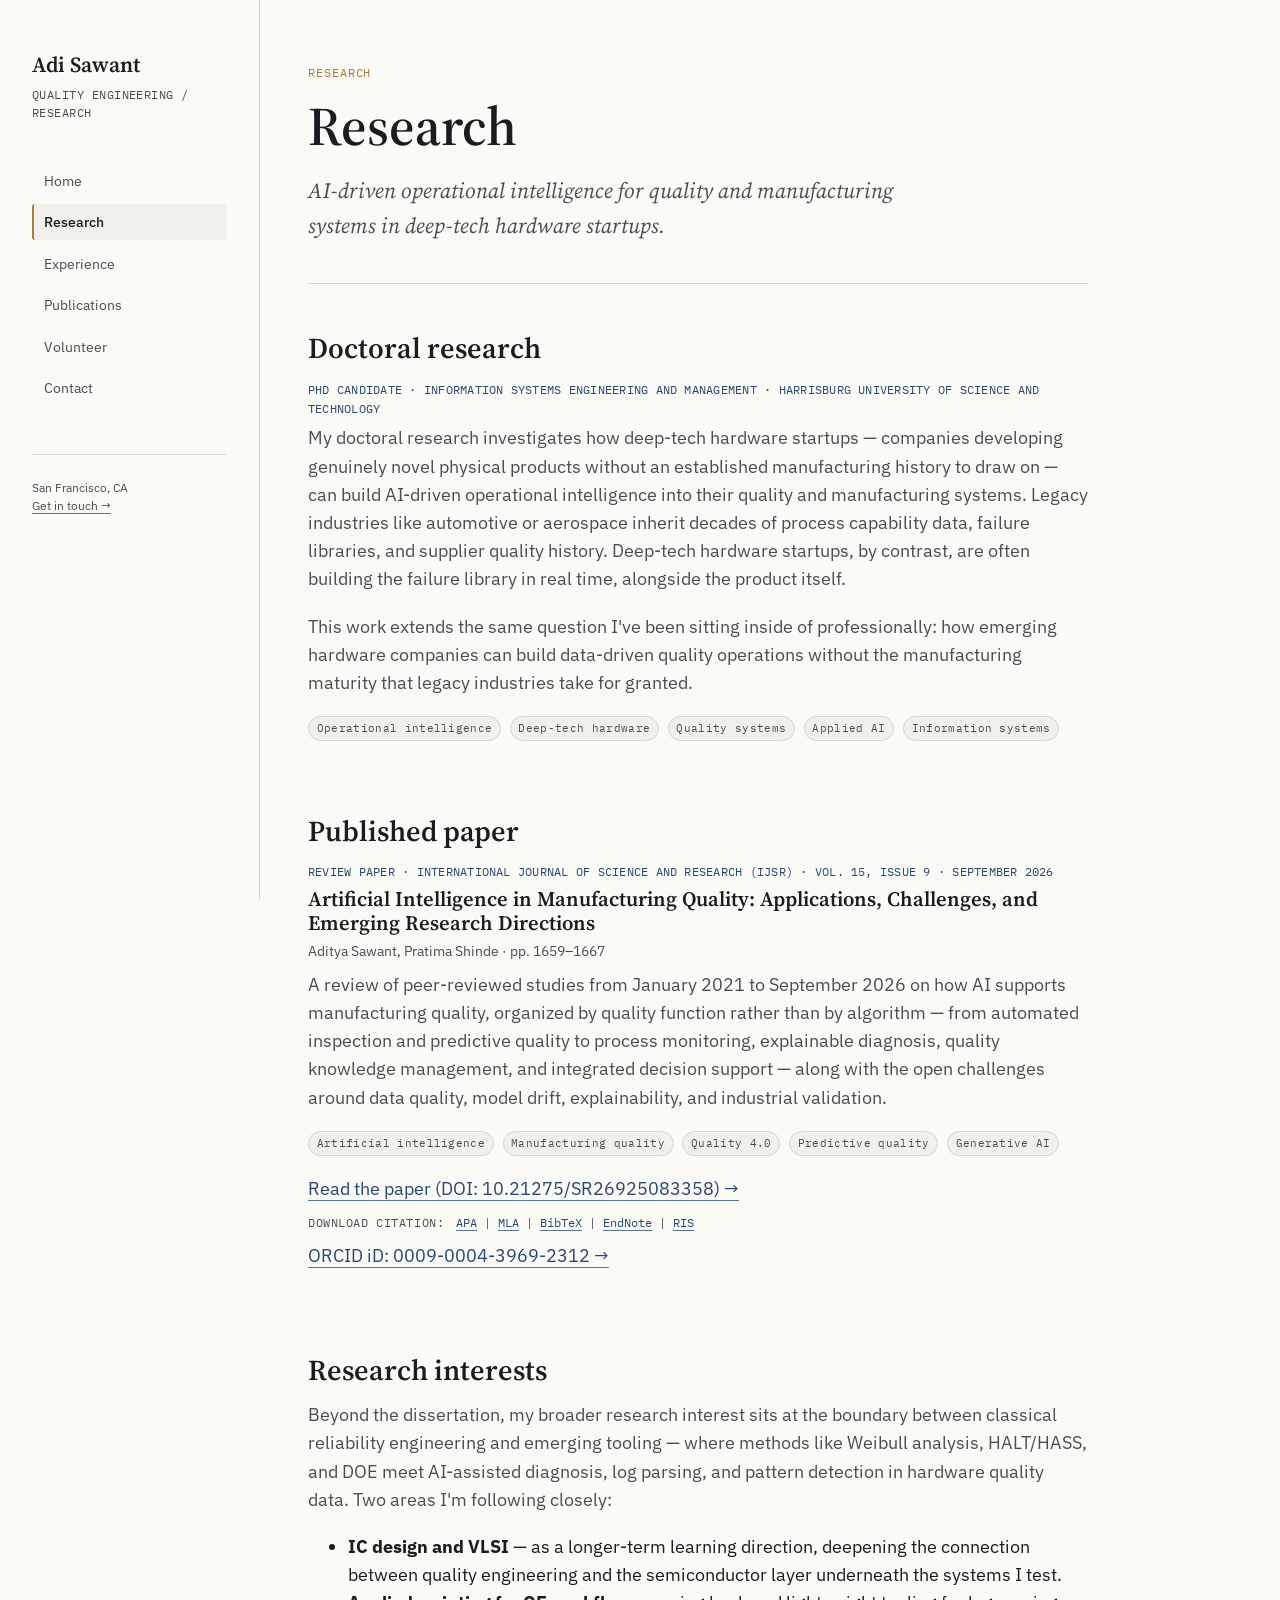
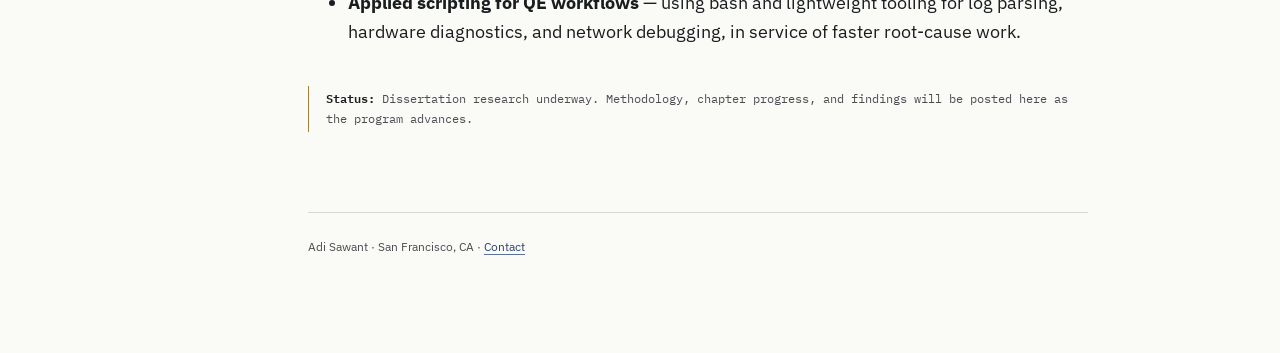
<file: research.html>
<!DOCTYPE html>
<html lang="en">
<head>
<meta charset="UTF-8">
<meta name="viewport" content="width=device-width, initial-scale=1.0">
<title>Research — Adi Sawant</title>
<meta name="description" content="Doctoral research — AI-driven operational intelligence for quality and manufacturing systems in deep-tech hardware startups.">
<link rel="preconnect" href="https://fonts.googleapis.com">
<link href="https://fonts.googleapis.com/css2?family=Source+Serif+4:opsz,wght@8..60,400;8..60,600;8..60,700&family=IBM+Plex+Sans:wght@400;500;600&family=IBM+Plex+Mono:wght@400;500&display=swap" rel="stylesheet">
<link rel="stylesheet" href="styles.css">
</head>
<body>
<div class="layout">

  <nav class="nav-rail">
    <button class="nav-toggle" aria-expanded="false" aria-controls="nav-list" onclick="const l=document.getElementById('nav-list'); const open=l.classList.toggle('open'); this.setAttribute('aria-expanded', open);">☰ Menu</button>
    <div class="nav-brand">Adi Sawant</div>
    <span class="nav-tagline">Quality Engineering / Research</span>
    <ul class="nav-list" id="nav-list">
      <li><a href="index.html">Home</a></li>
      <li><a href="research.html" class="active">Research</a></li>
      <li><a href="experience.html">Experience</a></li>
      <li><a href="publications.html">Publications</a></li>
      <li><a href="volunteer.html">Volunteer</a></li>
      <li><a href="contact.html">Contact</a></li>
    </ul>
    <div class="nav-footer">
      San Francisco, CA<br>
      <a href="contact.html">Get in touch →</a>
    </div>
  </nav>

  <main>
    <div class="content">
      <span class="eyebrow">Research</span>
      <h1 class="page-title">Research</h1>
      <p class="lede">AI-driven operational intelligence for quality and manufacturing systems in deep-tech hardware startups.</p>

      <hr class="rule">

      <h2 class="section-title">Doctoral research</h2>
      <div class="entry" style="border-top:none; padding-top:0;">
        <span class="entry-meta">PHD CANDIDATE · INFORMATION SYSTEMS ENGINEERING AND MANAGEMENT · HARRISBURG UNIVERSITY OF SCIENCE AND TECHNOLOGY</span>
        <p>My doctoral research investigates how deep-tech hardware startups — companies developing genuinely novel physical products without an established manufacturing history to draw on — can build AI-driven operational intelligence into their quality and manufacturing systems. Legacy industries like automotive or aerospace inherit decades of process capability data, failure libraries, and supplier quality history. Deep-tech hardware startups, by contrast, are often building the failure library in real time, alongside the product itself.</p>
        <p>This work extends the same question I've been sitting inside of professionally: how emerging hardware companies can build data-driven quality operations without the manufacturing maturity that legacy industries take for granted.</p>

        <div class="tag-row">
          <span class="tag">Operational intelligence</span>
          <span class="tag">Deep-tech hardware</span>
          <span class="tag">Quality systems</span>
          <span class="tag">Applied AI</span>
          <span class="tag">Information systems</span>
        </div>
      </div>

      <h2 class="section-title">Published paper</h2>
      <div class="entry" style="border-top:none; padding-top:0;">
        <span class="entry-meta">REVIEW PAPER · INTERNATIONAL JOURNAL OF SCIENCE AND RESEARCH (IJSR) · VOL. 15, ISSUE 9 · SEPTEMBER 2026</span>
        <h3>Artificial Intelligence in Manufacturing Quality: Applications, Challenges, and Emerging Research Directions</h3>
        <span class="entry-org">Aditya Sawant, Pratima Shinde · pp. 1659–1667</span>
        <p>A review of peer-reviewed studies from January 2021 to September 2026 on how AI supports manufacturing quality, organized by quality function rather than by algorithm — from automated inspection and predictive quality to process monitoring, explainable diagnosis, quality knowledge management, and integrated decision support — along with the open challenges around data quality, model drift, explainability, and industrial validation.</p>

        <div class="tag-row">
          <span class="tag">Artificial intelligence</span>
          <span class="tag">Manufacturing quality</span>
          <span class="tag">Quality 4.0</span>
          <span class="tag">Predictive quality</span>
          <span class="tag">Generative AI</span>
        </div>

        <ul class="paper-links">
          <li><a href="https://dx.doi.org/10.21275/SR26925083358" target="_blank" rel="noopener">Read the paper (DOI: 10.21275/SR26925083358) →</a></li>
          <li class="cite-row">
            <span class="cite-label">Download citation:</span>
            <a href="citations/sawant-shinde-2026-apa.txt" download>APA</a> |
            <a href="citations/sawant-shinde-2026-mla.txt" download>MLA</a> |
            <a href="citations/sawant-shinde-2026.bib" download>BibTeX</a> |
            <a href="citations/sawant-shinde-2026.enw" download>EndNote</a> |
            <a href="citations/sawant-shinde-2026.ris" download>RIS</a>
          </li>
          <li><a href="https://orcid.org/0009-0004-3969-2312" target="_blank" rel="noopener">ORCID iD: 0009-0004-3969-2312 →</a></li>
        </ul>
      </div>

      <h2 class="section-title">Research interests</h2>
      <p>Beyond the dissertation, my broader research interest sits at the boundary between classical reliability engineering and emerging tooling — where methods like Weibull analysis, HALT/HASS, and DOE meet AI-assisted diagnosis, log parsing, and pattern detection in hardware quality data. Two areas I'm following closely:</p>
      <ul>
        <li><strong>IC design and VLSI</strong> — as a longer-term learning direction, deepening the connection between quality engineering and the semiconductor layer underneath the systems I test.</li>
        <li><strong>Applied scripting for QE workflows</strong> — using bash and lightweight tooling for log parsing, hardware diagnostics, and network debugging, in service of faster root-cause work.</li>
      </ul>

      <div class="spec-note">
        <strong>Status:</strong> Dissertation research underway. Methodology, chapter progress, and findings will be posted here as the program advances.
      </div>

      <div class="page-footer">
        Adi Sawant · San Francisco, CA · <a href="contact.html">Contact</a>
      </div>
    </div>
  </main>

</div>
</body>
</html>
</file>
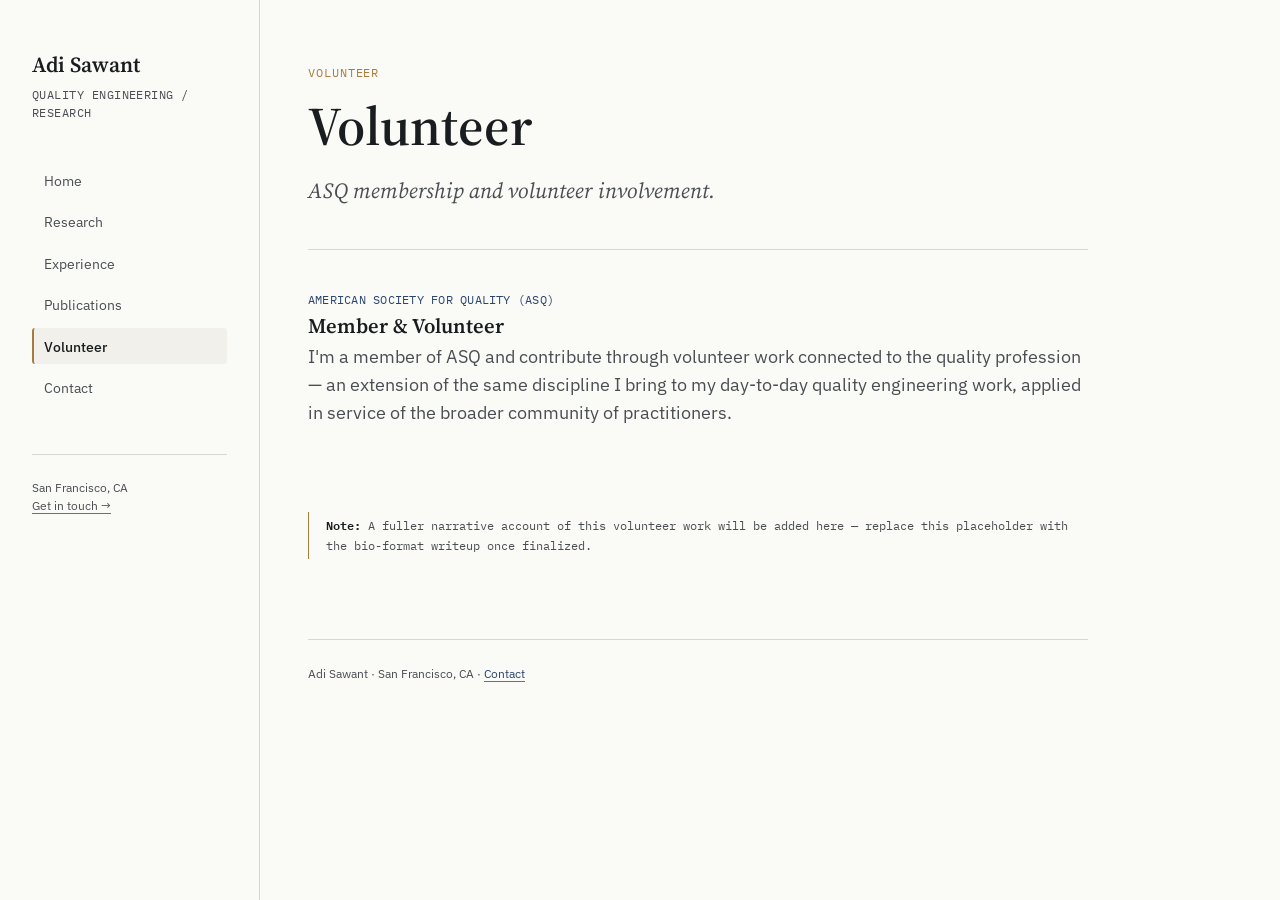
<file: volunteer.html>
<!DOCTYPE html>
<html lang="en">
<head>
<meta charset="UTF-8">
<meta name="viewport" content="width=device-width, initial-scale=1.0">
<title>Volunteer — Adi Sawant</title>
<meta name="description" content="ASQ volunteer profile and involvement.">
<link rel="preconnect" href="https://fonts.googleapis.com">
<link href="https://fonts.googleapis.com/css2?family=Source+Serif+4:opsz,wght@8..60,400;8..60,600;8..60,700&family=IBM+Plex+Sans:wght@400;500;600&family=IBM+Plex+Mono:wght@400;500&display=swap" rel="stylesheet">
<link rel="stylesheet" href="styles.css">
</head>
<body>
<div class="layout">

  <nav class="nav-rail">
    <button class="nav-toggle" aria-expanded="false" aria-controls="nav-list" onclick="const l=document.getElementById('nav-list'); const open=l.classList.toggle('open'); this.setAttribute('aria-expanded', open);">☰ Menu</button>
    <div class="nav-brand">Adi Sawant</div>
    <span class="nav-tagline">Quality Engineering / Research</span>
    <ul class="nav-list" id="nav-list">
      <li><a href="index.html">Home</a></li>
      <li><a href="research.html">Research</a></li>
      <li><a href="experience.html">Experience</a></li>
      <li><a href="publications.html">Publications</a></li>
      <li><a href="volunteer.html" class="active">Volunteer</a></li>
      <li><a href="contact.html">Contact</a></li>
    </ul>
    <div class="nav-footer">
      San Francisco, CA<br>
      <a href="contact.html">Get in touch →</a>
    </div>
  </nav>

  <main>
    <div class="content">
      <span class="eyebrow">Volunteer</span>
      <h1 class="page-title">Volunteer</h1>
      <p class="lede">ASQ membership and volunteer involvement.</p>

      <hr class="rule">

      <div class="entry" style="border-top:none; padding-top:0;">
        <span class="entry-meta">AMERICAN SOCIETY FOR QUALITY (ASQ)</span>
        <h3>Member &amp; Volunteer</h3>
        <p>I'm a member of ASQ and contribute through volunteer work connected to the quality profession — an extension of the same discipline I bring to my day-to-day quality engineering work, applied in service of the broader community of practitioners.</p>
      </div>

      <div class="spec-note">
        <strong>Note:</strong> A fuller narrative account of this volunteer work will be added here — replace this placeholder with the bio-format writeup once finalized.
      </div>

      <div class="page-footer">
        Adi Sawant · San Francisco, CA · <a href="contact.html">Contact</a>
      </div>
    </div>
  </main>

</div>
</body>
</html>
</file>
<file: styles.css>
/* ==========================================================================
   Adi Sawant — Scholarly / Research Profile
   Design tokens
   ========================================================================== */

:root {
  /* Color */
  --color-paper: #FAFAF7;
  --color-paper-alt: #F2F0EA;
  --color-ink: #1A1D1F;
  --color-ink-soft: #4A4E52;
  --color-slate: #2B4570;
  --color-slate-soft: #5B7299;
  --color-brass: #A87C3F;
  --color-rule: #D8D6D0;
  --color-rule-soft: #E8E6E0;

  /* Type */
  --font-display: 'Source Serif 4', Georgia, serif;
  --font-body: 'IBM Plex Sans', -apple-system, sans-serif;
  --font-mono: 'IBM Plex Mono', 'SF Mono', monospace;

  /* Scale */
  --step--1: clamp(0.83rem, 0.8rem + 0.15vw, 0.9rem);
  --step-0: clamp(1rem, 0.96rem + 0.2vw, 1.1rem);
  --step-1: clamp(1.2rem, 1.1rem + 0.4vw, 1.35rem);
  --step-2: clamp(1.5rem, 1.35rem + 0.7vw, 1.8rem);
  --step-3: clamp(1.9rem, 1.65rem + 1.1vw, 2.4rem);
  --step-4: clamp(2.4rem, 2rem + 1.8vw, 3.4rem);

  --nav-width: 260px;
  --content-max: 780px;
}

* { box-sizing: border-box; }

html {
  scroll-behavior: smooth;
}

@media (prefers-reduced-motion: reduce) {
  html { scroll-behavior: auto; }
  * { animation-duration: 0.01ms !important; transition-duration: 0.01ms !important; }
}

body {
  margin: 0;
  background: var(--color-paper);
  color: var(--color-ink);
  font-family: var(--font-body);
  font-size: var(--step-0);
  line-height: 1.6;
  -webkit-font-smoothing: antialiased;
}

h1, h2, h3, h4 {
  font-family: var(--font-display);
  font-weight: 600;
  line-height: 1.15;
  color: var(--color-ink);
  margin: 0 0 0.5em 0;
}

a {
  color: var(--color-slate);
  text-decoration: none;
  border-bottom: 1px solid var(--color-slate-soft);
  transition: border-color 0.15s ease, color 0.15s ease;
}

a:hover {
  color: var(--color-brass);
  border-color: var(--color-brass);
}

a:focus-visible,
button:focus-visible,
input:focus-visible,
textarea:focus-visible {
  outline: 2px solid var(--color-brass);
  outline-offset: 3px;
}

p { margin: 0 0 1.1em 0; color: var(--color-ink-soft); }

/* Layout: nav rail + content ------------------------------------------- */

.layout {
  display: flex;
  min-height: 100vh;
}

.nav-rail {
  width: var(--nav-width);
  flex-shrink: 0;
  padding: 3rem 2rem;
  border-right: 1px solid var(--color-rule);
  position: sticky;
  top: 0;
  height: 100vh;
  overflow-y: auto;
}

.nav-brand {
  font-family: var(--font-display);
  font-size: var(--step-1);
  font-weight: 600;
  margin-bottom: 0.15em;
}

.nav-tagline {
  font-family: var(--font-mono);
  font-size: 0.72rem;
  letter-spacing: 0.04em;
  color: var(--color-ink-soft);
  text-transform: uppercase;
  margin-bottom: 2.5rem;
  display: block;
}

.nav-list {
  list-style: none;
  padding: 0;
  margin: 0;
}

.nav-list li { margin-bottom: 0.35rem; }

.nav-list a {
  display: block;
  border-bottom: none;
  font-size: var(--step--1);
  color: var(--color-ink-soft);
  padding: 0.4rem 0.6rem;
  border-radius: 3px;
  border-left: 2px solid transparent;
}

.nav-list a:hover {
  color: var(--color-ink);
  background: var(--color-paper-alt);
}

.nav-list a.active {
  color: var(--color-ink);
  border-left: 2px solid var(--color-brass);
  background: var(--color-paper-alt);
  font-weight: 500;
}

.nav-list .eyebrow {
  font-family: var(--font-mono);
  font-size: 0.65rem;
  letter-spacing: 0.06em;
  color: var(--color-brass);
  margin-right: 0.5em;
}

.nav-footer {
  margin-top: 3rem;
  padding-top: 1.5rem;
  border-top: 1px solid var(--color-rule);
  font-size: 0.72rem;
  color: var(--color-ink-soft);
}

.nav-footer a { color: var(--color-ink-soft); }

main {
  flex: 1;
  padding: 4rem 3rem 6rem;
  max-width: 980px;
}

.content {
  max-width: var(--content-max);
}

/* Mobile nav toggle ------------------------------------------------------ */

.nav-toggle {
  display: none;
}

@media (max-width: 880px) {
  .layout { flex-direction: column; }

  .nav-rail {
    width: 100%;
    height: auto;
    position: relative;
    border-right: none;
    border-bottom: 1px solid var(--color-rule);
    padding: 1.5rem;
  }

  .nav-tagline { margin-bottom: 1rem; }

  .nav-list {
    display: none;
  }

  .nav-list.open { display: block; }

  .nav-toggle {
    display: inline-flex;
    align-items: center;
    gap: 0.5em;
    background: none;
    border: 1px solid var(--color-rule);
    color: var(--color-ink);
    font-family: var(--font-mono);
    font-size: 0.75rem;
    padding: 0.5em 0.9em;
    border-radius: 3px;
    cursor: pointer;
    margin-bottom: 1rem;
  }

  main { padding: 2.5rem 1.5rem 4rem; }
}

/* Type utilities ---------------------------------------------------------- */

.eyebrow {
  font-family: var(--font-mono);
  font-size: 0.72rem;
  letter-spacing: 0.08em;
  text-transform: uppercase;
  color: var(--color-brass);
  display: block;
  margin-bottom: 0.8rem;
}

h1.page-title { font-size: var(--step-4); margin-bottom: 0.3em; }
h2.section-title { font-size: var(--step-2); margin-top: 3rem; }
h3.sub-title { font-size: var(--step-1); margin-top: 2rem; }

.lede {
  font-size: var(--step-1);
  color: var(--color-ink-soft);
  font-family: var(--font-display);
  font-style: italic;
  max-width: 640px;
}

/* Rules & dividers -------------------------------------------------------- */

hr.rule {
  border: none;
  border-top: 1px solid var(--color-rule);
  margin: 2.5rem 0;
}

/* Cards / entries ----------------------------------------------------------- */

.entry {
  border-top: 1px solid var(--color-rule-soft);
  padding: 1.6rem 0;
}

.entry:first-of-type { border-top: none; padding-top: 0.5rem; }

.entry-meta {
  font-family: var(--font-mono);
  font-size: 0.75rem;
  color: var(--color-slate);
  letter-spacing: 0.02em;
  display: block;
  margin-bottom: 0.4rem;
}

.entry h3 { margin-bottom: 0.2em; }

.entry-org {
  color: var(--color-ink-soft);
  font-size: var(--step--1);
  margin-bottom: 0.6em;
  display: block;
}

.entry ul {
  margin: 0.6em 0 0 0;
  padding-left: 1.2em;
  color: var(--color-ink-soft);
}

.entry li { margin-bottom: 0.4em; }

/* Tags ---------------------------------------------------------------------- */

.tag-row {
  display: flex;
  flex-wrap: wrap;
  gap: 0.5em;
  margin-top: 0.8em;
}

.tag {
  font-family: var(--font-mono);
  font-size: 0.68rem;
  letter-spacing: 0.03em;
  color: var(--color-ink-soft);
  border: 1px solid var(--color-rule);
  padding: 0.25em 0.7em;
  border-radius: 20px;
  background: var(--color-paper-alt);
}

/* Callout / spec annotation (signature element) ----------------------------- */

.spec-note {
  position: relative;
  padding-left: 1.4em;
  font-family: var(--font-mono);
  font-size: 0.78rem;
  color: var(--color-ink-soft);
  border-left: 1px solid var(--color-brass);
  margin: 2.5rem 0;
  padding: 0.2rem 0 0.2rem 1.4em;
}

.spec-note strong {
  color: var(--color-ink);
  font-weight: 600;
}

/* Credential grid (About page signature) ------------------------------------ */

.credential-grid {
  display: grid;
  grid-template-columns: repeat(auto-fit, minmax(200px, 1fr));
  gap: 0;
  margin: 2.5rem 0;
  border-top: 1px solid var(--color-rule);
  border-left: 1px solid var(--color-rule);
}

.credential {
  padding: 1.4rem 1.5rem;
  border-right: 1px solid var(--color-rule);
  border-bottom: 1px solid var(--color-rule);
  position: relative;
}

.credential .tick {
  font-family: var(--font-mono);
  font-size: 0.65rem;
  color: var(--color-brass);
  letter-spacing: 0.05em;
  display: block;
  margin-bottom: 0.5em;
}

.credential .value {
  font-family: var(--font-display);
  font-size: var(--step-1);
  display: block;
  margin-bottom: 0.15em;
}

.credential .label {
  font-size: 0.78rem;
  color: var(--color-ink-soft);
}

/* Buttons / links as CTAs ---------------------------------------------------- */

.btn {
  display: inline-block;
  font-family: var(--font-mono);
  font-size: 0.8rem;
  letter-spacing: 0.02em;
  padding: 0.65em 1.3em;
  border: 1px solid var(--color-ink);
  border-radius: 3px;
  color: var(--color-ink);
  background: transparent;
}

.btn:hover {
  background: var(--color-ink);
  color: var(--color-paper);
  border-color: var(--color-ink);
}

.btn-row { display: flex; gap: 0.8em; flex-wrap: wrap; margin-top: 1.5rem; }

/* Footer ---------------------------------------------------------------------- */

.page-footer {
  margin-top: 5rem;
  padding-top: 1.5rem;
  border-top: 1px solid var(--color-rule);
  font-size: 0.78rem;
  color: var(--color-ink-soft);
}

/* Contact form ------------------------------------------------------------------ */

.contact-list {
  list-style: none;
  padding: 0;
  margin: 2rem 0;
}

.contact-list li {
  padding: 1rem 0;
  border-top: 1px solid var(--color-rule-soft);
  display: flex;
  align-items: baseline;
  gap: 1rem;
}

.contact-list .contact-label {
  font-family: var(--font-mono);
  font-size: 0.72rem;
  text-transform: uppercase;
  letter-spacing: 0.05em;
  color: var(--color-ink-soft);
  width: 90px;
  flex-shrink: 0;
}

/* Paper links & citation downloads ------------------------------------------------- */

.entry .paper-links {
  list-style: none;
  padding-left: 0;
  margin: 1.2rem 0 0 0;
}

.paper-links li { margin-bottom: 0.6rem; }

.cite-row {
  font-family: var(--font-mono);
  font-size: 0.78rem;
  color: var(--color-ink-soft);
}

.cite-row .cite-label {
  margin-right: 0.4em;
  text-transform: uppercase;
  letter-spacing: 0.05em;
  font-size: 0.72rem;
}
</file>
